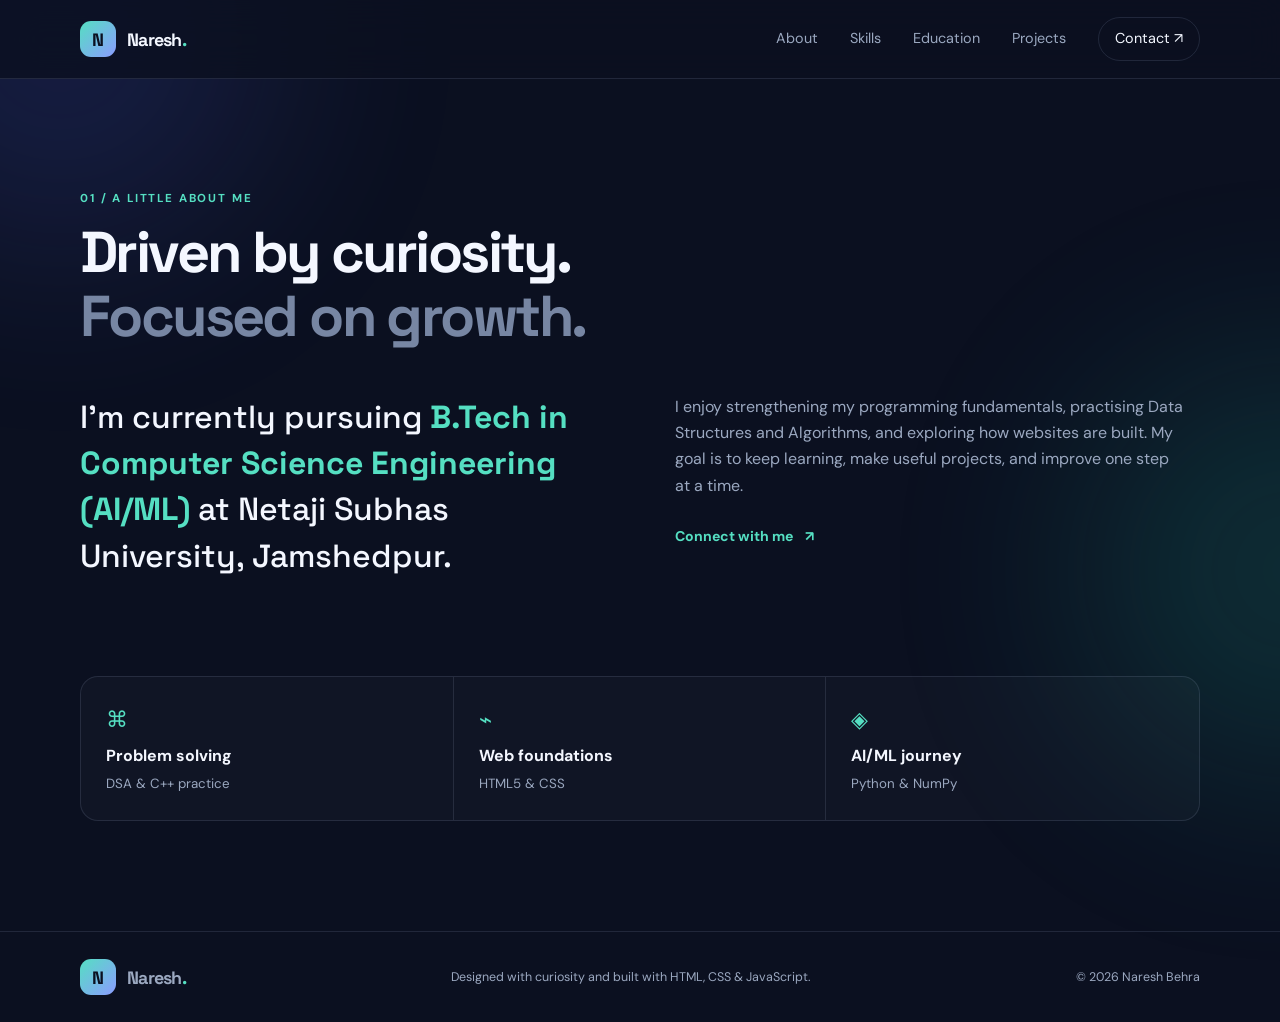
<file: about.html>
<!DOCTYPE html>
<html lang="en">
<head>
  <meta charset="UTF-8">
  <meta name="viewport" content="width=device-width, initial-scale=1.0">
  <meta name="description" content="Naresh Behra - B.Tech CSE (AI/ML) student portfolio.">
  <meta name="theme-color" content="#0b1020">
  <title>About | Naresh Behra</title>
  <link rel="preconnect" href="https://fonts.googleapis.com">
  <link rel="preconnect" href="https://fonts.gstatic.com" crossorigin>
  <link href="https://fonts.googleapis.com/css2?family=DM+Sans:wght@400;500;600;700&family=Space+Grotesk:wght@400;500;600;700&display=swap" rel="stylesheet">
  <link rel="stylesheet" href="style.css">
  <script src="script.js" defer></script>
</head>
<body>
<div class="ambient ambient-one" aria-hidden="true"></div><div class="ambient ambient-two" aria-hidden="true"></div><header class="site-header">
  <nav class="nav container" aria-label="Main navigation">
    <a class="brand" href="index.html"><span class="brand-mark">N</span><span>Naresh<span class="brand-dot">.</span></span></a>
    <button class="menu-toggle" id="menuToggle" aria-label="Open navigation" aria-expanded="false">☰</button>
    <div class="nav-links" id="navLinks">
      <a href="about.html">About</a><a href="skills.html">Skills</a><a href="education.html">Education</a><a href="projects.html">Projects</a>
      <a href="contact.html" class="nav-contact">Contact <span>↗</span></a>
    </div>
  </nav>
</header>
<main>
<section class="section container"><div class="section-heading"><p class="eyebrow">01 / A LITTLE ABOUT ME</p><h2>Driven by curiosity.<br><span class="muted-heading">Focused on growth.</span></h2></div>
<div class="about-grid"><p class="about-lead">I'm currently pursuing <strong>B.Tech in Computer Science Engineering (AI/ML)</strong> at Netaji Subhas University, Jamshedpur.</p>
<div class="about-detail"><p>I enjoy strengthening my programming fundamentals, practising Data Structures and Algorithms, and exploring how websites are built. My goal is to keep learning, make useful projects, and improve one step at a time.</p><a class="text-link" href="contact.html">Connect with me <span>↗</span></a></div></div>
<div class="value-strip"><div><span class="value-icon">⌘</span><strong>Problem solving</strong><small>DSA & C++ practice</small></div><div><span class="value-icon">⌁</span><strong>Web foundations</strong><small>HTML5 & CSS</small></div><div><span class="value-icon">◈</span><strong>AI/ML journey</strong><small>Python & NumPy</small></div></div></section>
</main>
<footer class="site-footer"><div class="container footer-inner">
  <a class="brand" href="index.html"><span class="brand-mark">N</span><span>Naresh<span class="brand-dot">.</span></span></a>
  <p>Designed with curiosity and built with HTML, CSS & JavaScript.</p>
  <span>© 2026 Naresh Behra</span>
</div></footer>
</body>
</html>
</file>
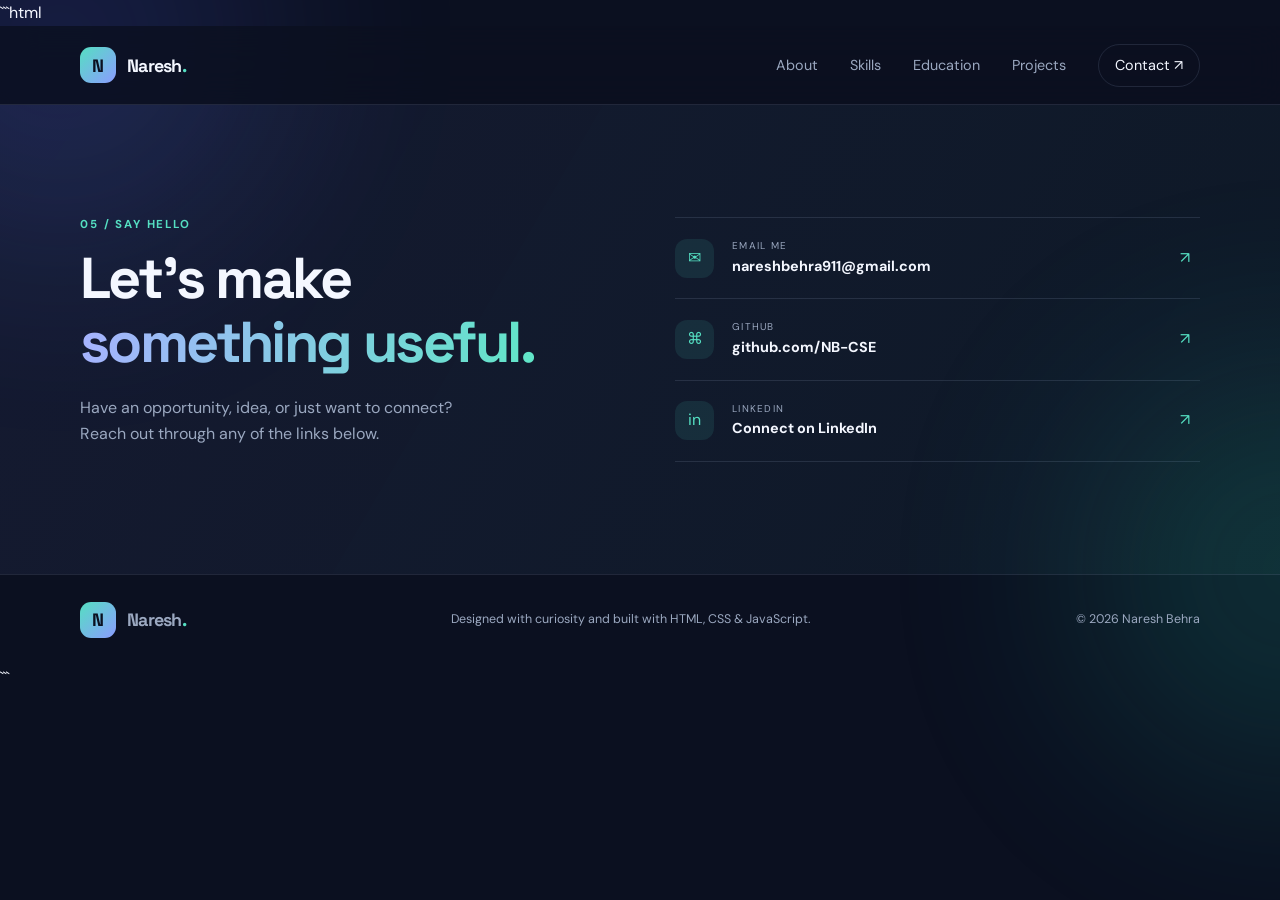
<file: contact.html>
```html
<!DOCTYPE html>
<html lang="en">
<head>
    <meta charset="UTF-8">
    <meta name="viewport" content="width=device-width, initial-scale=1.0">
    <meta name="description" content="Naresh Behra - B.Tech CSE (AI/ML) student portfolio.">
    <meta name="theme-color" content="#0b1020">

    <title>Contact | Naresh Behra</title>

    <link rel="preconnect" href="https://fonts.googleapis.com">
    <link rel="preconnect" href="https://fonts.gstatic.com" crossorigin>

    <link href="https://fonts.googleapis.com/css2?family=DM+Sans:wght@400;500;600;700&family=Space+Grotesk:wght@400;500;600;700&display=swap" rel="stylesheet">

    <link rel="stylesheet" href="style.css">
    <script src="script.js" defer></script>
</head>

<body>

    <div class="ambient ambient-one" aria-hidden="true"></div>
    <div class="ambient ambient-two" aria-hidden="true"></div>

    <header class="site-header">
        <nav class="nav container" aria-label="Main navigation">

            <a class="brand" href="index.html">
                <span class="brand-mark">N</span>
                <span>Naresh<span class="brand-dot">.</span></span>
            </a>

            <button class="menu-toggle" id="menuToggle"
                aria-label="Open navigation" aria-expanded="false">
                ☰
            </button>

            <div class="nav-links" id="navLinks">
                <a href="about.html">About</a>
                <a href="skills.html">Skills</a>
                <a href="education.html">Education</a>
                <a href="projects.html">Projects</a>
                <a href="contact.html" class="nav-contact">
                    Contact <span>↗</span>
                </a>
            </div>

        </nav>
    </header>

    <main>

        <section class="contact-section">
            <div class="container contact-grid">

                <div>
                    <p class="eyebrow">05 / SAY HELLO</p>

                    <h2>
                        Let's make<br>
                        <span class="gradient-text">something useful.</span>
                    </h2>

                    <p class="contact-intro">
                        Have an opportunity, idea, or just want to connect?
                        Reach out through any of the links below.
                    </p>
                </div>

                <div class="contact-list">

                    <!-- Email -->
                    <a class="contact-item"
                       href="mailto:nareshbehra911@gmail.com">

                        <span class="contact-icon">✉</span>

                        <span>
                            <small>EMAIL ME</small>
                            <strong>nareshbehra911@gmail.com</strong>
                        </span>

                        <span class="contact-arrow">↗</span>
                    </a>

                    <!-- Updated GitHub -->
                    <a class="contact-item"
                       href="https://github.com/NB-CSE"
                       target="_blank"
                       rel="noopener noreferrer">

                        <span class="contact-icon">⌘</span>

                        <span>
                            <small>GITHUB</small>
                            <strong>github.com/NB-CSE</strong>
                        </span>

                        <span class="contact-arrow">↗</span>
                    </a>

                    <!-- LinkedIn -->
                    <a class="contact-item"
                       href="https://www.linkedin.com/in/naresh-b25269381"
                       target="_blank"
                       rel="noopener noreferrer">

                        <span class="contact-icon">in</span>

                        <span>
                            <small>LINKEDIN</small>
                            <strong>Connect on LinkedIn</strong>
                        </span>

                        <span class="contact-arrow">↗</span>
                    </a>

                </div>
            </div>
        </section>

    </main>

    <footer class="site-footer">
        <div class="container footer-inner">

            <a class="brand" href="index.html">
                <span class="brand-mark">N</span>
                <span>Naresh<span class="brand-dot">.</span></span>
            </a>

            <p>
                Designed with curiosity and built with HTML, CSS & JavaScript.
            </p>

            <span>© 2026 Naresh Behra</span>

        </div>
    </footer>

</body>
</html>
```
</file>
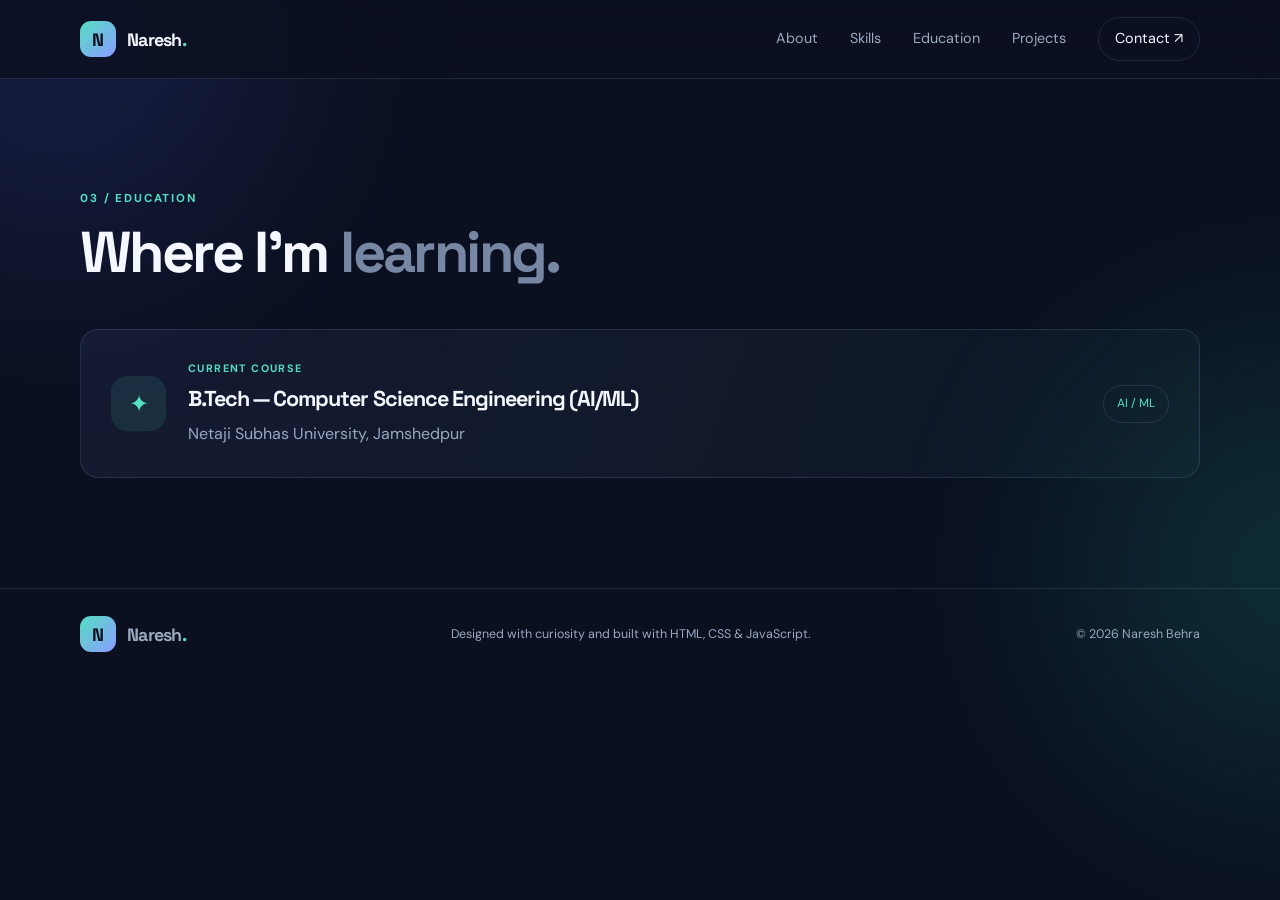
<file: education.html>
<!DOCTYPE html>
<html lang="en">
<head>
  <meta charset="UTF-8">
  <meta name="viewport" content="width=device-width, initial-scale=1.0">
  <meta name="description" content="Naresh Behra - B.Tech CSE (AI/ML) student portfolio.">
  <meta name="theme-color" content="#0b1020">
  <title>Education | Naresh Behra</title>
  <link rel="preconnect" href="https://fonts.googleapis.com">
  <link rel="preconnect" href="https://fonts.gstatic.com" crossorigin>
  <link href="https://fonts.googleapis.com/css2?family=DM+Sans:wght@400;500;600;700&family=Space+Grotesk:wght@400;500;600;700&display=swap" rel="stylesheet">
  <link rel="stylesheet" href="style.css">
  <script src="script.js" defer></script>
</head>
<body>
<div class="ambient ambient-one" aria-hidden="true"></div><div class="ambient ambient-two" aria-hidden="true"></div><header class="site-header">
  <nav class="nav container" aria-label="Main navigation">
    <a class="brand" href="index.html"><span class="brand-mark">N</span><span>Naresh<span class="brand-dot">.</span></span></a>
    <button class="menu-toggle" id="menuToggle" aria-label="Open navigation" aria-expanded="false">☰</button>
    <div class="nav-links" id="navLinks">
      <a href="about.html">About</a><a href="skills.html">Skills</a><a href="education.html">Education</a><a href="projects.html">Projects</a>
      <a href="contact.html" class="nav-contact">Contact <span>↗</span></a>
    </div>
  </nav>
</header>
<main>
<section class="section container"><div class="section-heading"><p class="eyebrow">03 / EDUCATION</p><h2>Where I'm <span class="muted-heading">learning.</span></h2></div>
<article class="education-card"><div class="education-icon">✦</div><div class="education-copy"><p class="card-kicker">CURRENT COURSE</p><h3>B.Tech — Computer Science Engineering (AI/ML)</h3><p>Netaji Subhas University, Jamshedpur</p></div><span class="education-badge">AI / ML</span></article></section>
</main>
<footer class="site-footer"><div class="container footer-inner">
  <a class="brand" href="index.html"><span class="brand-mark">N</span><span>Naresh<span class="brand-dot">.</span></span></a>
  <p>Designed with curiosity and built with HTML, CSS & JavaScript.</p>
  <span>© 2026 Naresh Behra</span>
</div></footer>
</body>
</html>
</file>
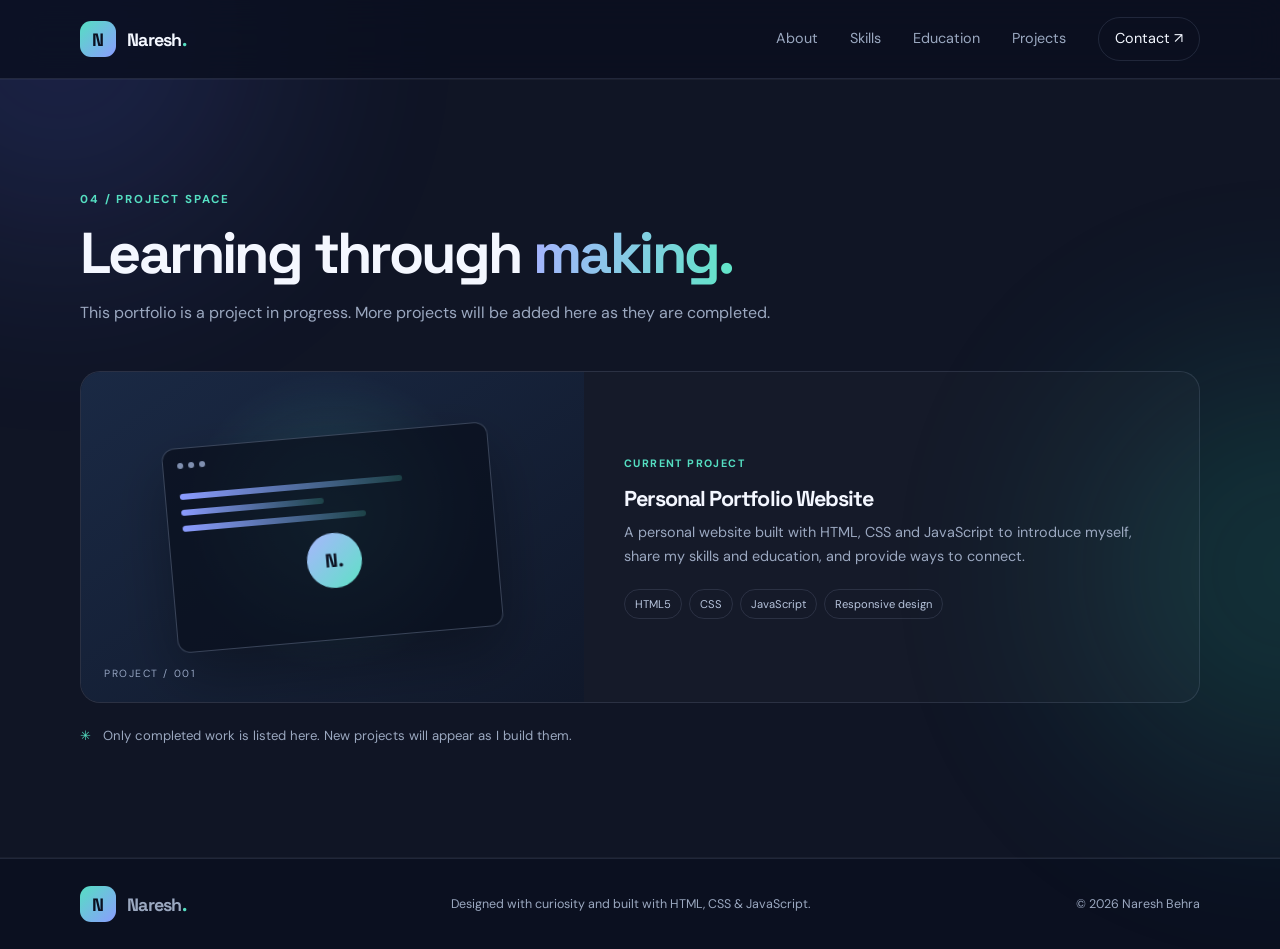
<file: projects.html>
<!DOCTYPE html>
<html lang="en">
<head>
  <meta charset="UTF-8">
  <meta name="viewport" content="width=device-width, initial-scale=1.0">
  <meta name="description" content="Naresh Behra - B.Tech CSE (AI/ML) student portfolio.">
  <meta name="theme-color" content="#0b1020">
  <title>Projects | Naresh Behra</title>
  <link rel="preconnect" href="https://fonts.googleapis.com">
  <link rel="preconnect" href="https://fonts.gstatic.com" crossorigin>
  <link href="https://fonts.googleapis.com/css2?family=DM+Sans:wght@400;500;600;700&family=Space+Grotesk:wght@400;500;600;700&display=swap" rel="stylesheet">
  <link rel="stylesheet" href="style.css">
  <script src="script.js" defer></script>
</head>
<body>
<div class="ambient ambient-one" aria-hidden="true"></div><div class="ambient ambient-two" aria-hidden="true"></div><header class="site-header">
  <nav class="nav container" aria-label="Main navigation">
    <a class="brand" href="index.html"><span class="brand-mark">N</span><span>Naresh<span class="brand-dot">.</span></span></a>
    <button class="menu-toggle" id="menuToggle" aria-label="Open navigation" aria-expanded="false">☰</button>
    <div class="nav-links" id="navLinks">
      <a href="about.html">About</a><a href="skills.html">Skills</a><a href="education.html">Education</a><a href="projects.html">Projects</a>
      <a href="contact.html" class="nav-contact">Contact <span>↗</span></a>
    </div>
  </nav>
</header>
<main>
<section class="section section-alt"><div class="container"><div class="section-heading"><p class="eyebrow">04 / PROJECT SPACE</p><h2>Learning through <span class="gradient-text">making.</span></h2><p class="section-intro">This portfolio is a project in progress. More projects will be added here as they are completed.</p></div>
<article class="project-card"><div class="project-art"><div class="art-window"><div class="window-dots"><i></i><i></i><i></i></div><div class="art-lines"><span></span><span></span><span></span></div><div class="art-orb">N.</div></div><span class="art-label">PROJECT / 001</span></div>
<div class="project-info"><div class="project-status">CURRENT PROJECT</div><h3>Personal Portfolio Website</h3><p>A personal website built with HTML, CSS and JavaScript to introduce myself, share my skills and education, and provide ways to connect.</p><div class="skill-tags"><span>HTML5</span><span>CSS</span><span>JavaScript</span><span>Responsive design</span></div></div></article>
<p class="honesty-note"><span>✳</span> Only completed work is listed here. New projects will appear as I build them.</p></div></section>
</main>
<footer class="site-footer"><div class="container footer-inner">
  <a class="brand" href="index.html"><span class="brand-mark">N</span><span>Naresh<span class="brand-dot">.</span></span></a>
  <p>Designed with curiosity and built with HTML, CSS & JavaScript.</p>
  <span>© 2026 Naresh Behra</span>
</div></footer>
</body>
</html>
</file>
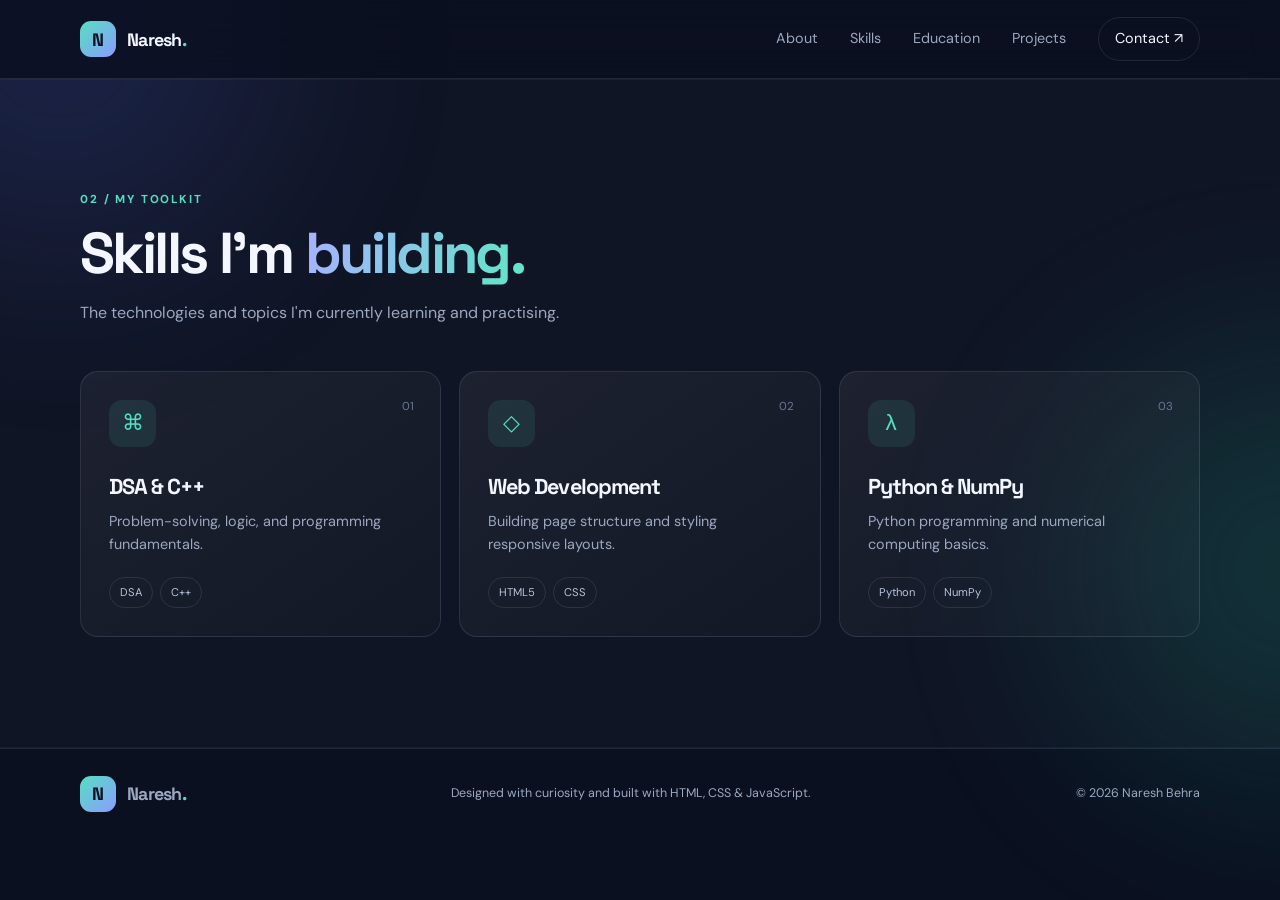
<file: skills.html>
<!DOCTYPE html>
<html lang="en">
<head>
  <meta charset="UTF-8">
  <meta name="viewport" content="width=device-width, initial-scale=1.0">
  <meta name="description" content="Naresh Behra - B.Tech CSE (AI/ML) student portfolio.">
  <meta name="theme-color" content="#0b1020">
  <title>Skills | Naresh Behra</title>
  <link rel="preconnect" href="https://fonts.googleapis.com">
  <link rel="preconnect" href="https://fonts.gstatic.com" crossorigin>
  <link href="https://fonts.googleapis.com/css2?family=DM+Sans:wght@400;500;600;700&family=Space+Grotesk:wght@400;500;600;700&display=swap" rel="stylesheet">
  <link rel="stylesheet" href="style.css">
  <script src="script.js" defer></script>
</head>
<body>
<div class="ambient ambient-one" aria-hidden="true"></div><div class="ambient ambient-two" aria-hidden="true"></div><header class="site-header">
  <nav class="nav container" aria-label="Main navigation">
    <a class="brand" href="index.html"><span class="brand-mark">N</span><span>Naresh<span class="brand-dot">.</span></span></a>
    <button class="menu-toggle" id="menuToggle" aria-label="Open navigation" aria-expanded="false">☰</button>
    <div class="nav-links" id="navLinks">
      <a href="about.html">About</a><a href="skills.html">Skills</a><a href="education.html">Education</a><a href="projects.html">Projects</a>
      <a href="contact.html" class="nav-contact">Contact <span>↗</span></a>
    </div>
  </nav>
</header>
<main>
<section class="section section-alt"><div class="container"><div class="section-heading"><p class="eyebrow">02 / MY TOOLKIT</p><h2>Skills I'm <span class="gradient-text">building.</span></h2><p class="section-intro">The technologies and topics I'm currently learning and practising.</p></div>
<div class="skills-grid"><article class="skill-card"><span class="skill-number">01</span><div class="skill-icon">⌘</div><h3>DSA & C++</h3><p>Problem-solving, logic, and programming fundamentals.</p><div class="skill-tags"><span>DSA</span><span>C++</span></div></article>
<article class="skill-card"><span class="skill-number">02</span><div class="skill-icon">◇</div><h3>Web Development</h3><p>Building page structure and styling responsive layouts.</p><div class="skill-tags"><span>HTML5</span><span>CSS</span></div></article>
<article class="skill-card"><span class="skill-number">03</span><div class="skill-icon">λ</div><h3>Python & NumPy</h3><p>Python programming and numerical computing basics.</p><div class="skill-tags"><span>Python</span><span>NumPy</span></div></article></div></div></section>
</main>
<footer class="site-footer"><div class="container footer-inner">
  <a class="brand" href="index.html"><span class="brand-mark">N</span><span>Naresh<span class="brand-dot">.</span></span></a>
  <p>Designed with curiosity and built with HTML, CSS & JavaScript.</p>
  <span>© 2026 Naresh Behra</span>
</div></footer>
</body>
</html>
</file>
<file: style.css>
@import url('https://fonts.googleapis.com/css2?family=DM+Sans:wght@400;500;600;700&family=Space+Grotesk:wght@400;500;600;700&display=swap');

/* ==============================
   1. ROOT VARIABLES
================================= */

:root {
    --bg: #0b1020;
    --surface: #111a2e;
    --surface-2: #151f35;
    --text: #f4f7ff;
    --muted: #9ba8c0;
    --line: rgba(184, 202, 235, .13);
    --accent: #8b9cff;
    --accent-2: #55dfc2;
    --max: 1120px;
}

/* ==============================
   2. GLOBAL STYLES
================================= */

* {
    box-sizing: border-box;
}

html {
    scroll-behavior: smooth;
    scroll-padding-top: 90px;
}

body {
    margin: 0;
    color: var(--text);
    background: var(--bg);
    font-family: 'DM Sans', sans-serif;
    line-height: 1.65;
    overflow-x: hidden;
}

a {
    color: inherit;
    text-decoration: none;
}

button {
    font: inherit;
}

.container {
    width: min(var(--max), calc(100% - 48px));
    margin-inline: auto;
}

/* ==============================
   3. BACKGROUND EFFECTS
================================= */

.ambient {
    position: fixed;
    z-index: -1;
    width: 420px;
    height: 420px;
    border-radius: 50%;
    filter: blur(110px);
    opacity: .16;
    pointer-events: none;
}

.ambient-one {
    top: -170px;
    left: -150px;
    background: #586bff;
}

.ambient-two {
    top: 40%;
    right: -220px;
    background: #21cda9;
}

/* ==============================
   4. NAVIGATION BAR
================================= */

.site-header {
    position: sticky;
    top: 0;
    z-index: 20;
    background: rgba(11, 16, 32, .82);
    backdrop-filter: blur(18px);
    border-bottom: 1px solid var(--line);
}

.nav {
    min-height: 78px;
    display: flex;
    align-items: center;
    justify-content: space-between;
}

.brand {
    display: inline-flex;
    align-items: center;
    gap: 11px;
    font: 700 1.12rem 'Space Grotesk', sans-serif;
    letter-spacing: -.04em;
}

.brand-mark {
    display: grid;
    place-items: center;
    width: 36px;
    height: 36px;
    border-radius: 11px;
    color: #0b1020;
    background: linear-gradient(135deg, var(--accent-2), var(--accent));
}

.brand-dot {
    color: var(--accent-2);
}

.nav-links {
    display: flex;
    align-items: center;
    gap: 32px;
    color: var(--muted);
    font-size: .9rem;
}

.nav-links a {
    transition: color .2s;
}

.nav-links a:hover,
.nav-links a:focus-visible {
    color: var(--text);
}

.nav-contact {
    color: var(--text) !important;
    border: 1px solid var(--line);
    border-radius: 999px;
    padding: 9px 16px;
}

.menu-toggle {
    display: none;
    border: 1px solid var(--line);
    color: var(--text);
    background: var(--surface);
    border-radius: 10px;
    padding: 7px 11px;
    font-size: 1.25rem;
    cursor: pointer;
}

/* ==============================
   5. HERO SECTION
================================= */

.hero {
    min-height: 680px;
    display: grid;
    grid-template-columns: 1.08fr .92fr;
    align-items: center;
    gap: 50px;
    padding-top: 65px;
    padding-bottom: 100px;
    position: relative;
}

.eyebrow {
    color: var(--accent-2);
    font-size: .72rem;
    font-weight: 700;
    letter-spacing: .16em;
}

.status-dot,
.live-label i {
    display: inline-block;
    width: 7px;
    height: 7px;
    margin-right: 8px;
    border-radius: 50%;
    background: var(--accent-2);
    box-shadow: 0 0 12px var(--accent-2);
}

h1,
h2,
h3,
p {
    margin-top: 0;
}

h1,
h2,
h3 {
    font-family: 'Space Grotesk', sans-serif;
    line-height: 1.12;
    letter-spacing: -.045em;
}

h1 {
    margin: 20px 0;
    font-size: clamp(2.8rem, 6vw, 5.1rem);
}

.gradient-text {
    color: transparent;
    background: linear-gradient(100deg, #a7b2ff, #60e6c7);
    -webkit-background-clip: text;
    background-clip: text;
}

.outline-text {
    color: transparent;
    -webkit-text-stroke: 1px #aab7d2;
}

.hero-description {
    max-width: 560px;
    color: var(--muted);
    font-size: 1.05rem;
}

.hero-actions {
    display: flex;
    flex-wrap: wrap;
    gap: 13px;
    margin-top: 30px;
}

.button {
    display: inline-flex;
    align-items: center;
    gap: 18px;
    padding: 13px 19px;
    border-radius: 999px;
    font-weight: 700;
    font-size: .9rem;
    transition: transform .2s, box-shadow .2s;
}

.button:hover {
    transform: translateY(-3px);
}

.button-primary {
    color: #0b1020;
    background: linear-gradient(110deg, #a9b4ff, #5de2c5);
    box-shadow: 0 10px 30px rgba(94, 226, 197, .14);
}

.button-quiet {
    border: 1px solid var(--line);
    color: var(--text);
}

.hero-meta {
    display: flex;
    align-items: center;
    gap: 12px;
    color: var(--muted);
    font-size: .82rem;
    margin-top: 48px;
}

.meta-line {
    width: 35px;
    height: 1px;
    background: var(--accent-2);
}

/* ==============================
   6. PROFILE IMAGE
================================= */

.hero-visual {
    position: relative;
    max-width: 440px;
    width: 100%;
    justify-self: end;
}

.photo-frame {
    position: relative;
    padding: 17px;
    border: 1px solid rgba(178, 195, 230, .22);
    border-radius: 25px;
    background: linear-gradient(145deg, rgba(255, 255, 255, .08), rgba(255, 255, 255, .015));
    box-shadow: 0 30px 90px rgba(0, 0, 0, .28);
    transform: rotate(2deg);
}

.photo-topline {
    display: flex;
    justify-content: space-between;
    color: var(--muted);
    font-size: .65rem;
    letter-spacing: .12em;
    padding: 2px 3px 14px;
}

.live-label {
    color: var(--accent-2);
}

.profile-photo {
    display: block;
    width: 100%;
    height: auto;
    aspect-ratio: auto;
    object-fit: contain;
    object-position: center;
    border-radius: 14px;
    background: linear-gradient(135deg, #263452, #141d31);
}

.photo-caption {
    display: flex;
    justify-content: space-between;
    align-items: center;
    padding: 17px 4px 3px;
}

.caption-label {
    display: block;
    color: var(--muted);
    font-size: .62rem;
    letter-spacing: .15em;
}

.photo-caption strong {
    font: 600 1.05rem 'Space Grotesk', sans-serif;
}

.caption-symbol {
    color: var(--accent-2);
    font-size: 1.7rem;
}

/* ==============================
   7. FLOATING ELEMENTS
================================= */

.floating-chip {
    position: absolute;
    z-index: 2;
    padding: 11px 15px;
    border: 1px solid var(--line);
    border-radius: 12px;
    background: #17223a;
    box-shadow: 0 12px 35px rgba(0, 0, 0, .25);
    font-size: .78rem;
}

.floating-chip span {
    color: var(--accent-2);
    margin-right: 7px;
}

.chip-top {
    top: 16%;
    left: -48px;
}

.chip-bottom {
    bottom: 14%;
    right: -42px;
}

.orbit {
    position: absolute;
    z-index: -1;
    border: 1px solid rgba(139, 156, 255, .2);
    border-radius: 50%;
}

.orbit-one {
    inset: -30px -25px;
    transform: rotate(-15deg);
}

.orbit-two {
    inset: -55px -5px;
    transform: rotate(18deg);
}

/* ==============================
   8. SCROLL INDICATOR
================================= */

.scroll-cue {
    position: absolute;
    bottom: 34px;
    left: 0;
    display: flex;
    align-items: center;
    gap: 11px;
    color: var(--muted);
    font-size: .62rem;
    letter-spacing: .14em;
}

.scroll-mouse {
    width: 17px;
    height: 25px;
    border: 1px solid #7887a6;
    border-radius: 10px;
    position: relative;
}

.scroll-mouse:after {
    content: '';
    position: absolute;
    width: 3px;
    height: 5px;
    top: 5px;
    left: 6px;
    background: var(--accent-2);
    border-radius: 5px;
}

/* ==============================
   9. GENERAL SECTIONS
================================= */

.section {
    padding-top: 110px;
    padding-bottom: 110px;
}

.section-alt {
    background: rgba(255, 255, 255, .025);
    border-block: 1px solid rgba(255, 255, 255, .04);
}

.section-heading {
    margin-bottom: 45px;
}

.section-heading h2,
.contact-grid h2 {
    margin: 10px 0 0;
    font-size: clamp(2.2rem, 4.5vw, 3.7rem);
}

.muted-heading {
    color: #7786a3;
}

.section-intro {
    color: var(--muted);
    margin: 15px 0 0;
}

/* ==============================
   10. ABOUT SECTION
================================= */

.about-grid {
    display: grid;
    grid-template-columns: 1fr 1fr;
    gap: 70px;
    align-items: start;
}

.about-lead {
    font: 500 clamp(1.35rem, 2.5vw, 2rem)/1.45 'Space Grotesk', sans-serif;
}

.about-lead strong {
    color: var(--accent-2);
}

.about-detail {
    color: var(--muted);
    max-width: 510px;
}

.text-link {
    display: inline-flex;
    gap: 12px;
    align-items: center;
    color: var(--accent-2);
    font-weight: 700;
    font-size: .88rem;
    margin-top: 10px;
}

.value-strip {
    display: grid;
    grid-template-columns: repeat(3, 1fr);
    margin-top: 65px;
    border: 1px solid var(--line);
    border-radius: 18px;
    background: rgba(255, 255, 255, .025);
}

.value-strip > div {
    padding: 25px;
    display: grid;
    gap: 4px;
    border-right: 1px solid var(--line);
}

.value-strip > div:last-child {
    border: 0;
}

.value-icon {
    color: var(--accent-2);
    font-size: 1.4rem;
}

.value-strip small {
    color: var(--muted);
}

/* ==============================
   11. SKILLS SECTION
================================= */

.skills-grid {
    display: grid;
    grid-template-columns: repeat(3, 1fr);
    gap: 18px;
}

.skill-card {
    position: relative;
    min-height: 260px;
    padding: 28px;
    border: 1px solid var(--line);
    border-radius: 18px;
    background: linear-gradient(145deg, rgba(255, 255, 255, .055), rgba(255, 255, 255, .015));
    transition: transform .25s, border-color .25s;
}

.skill-card:hover {
    transform: translateY(-6px);
    border-color: rgba(96, 230, 199, .45);
}

.skill-number {
    position: absolute;
    top: 25px;
    right: 26px;
    color: #697895;
    font-size: .72rem;
}

.skill-icon {
    display: grid;
    place-items: center;
    width: 47px;
    height: 47px;
    margin-bottom: 28px;
    border-radius: 13px;
    color: var(--accent-2);
    background: rgba(85, 223, 194, .1);
    font-size: 1.4rem;
}

.skill-card h3,
.education-card h3,
.project-info h3 {
    font-size: 1.35rem;
    margin-bottom: 10px;
}

.skill-card p,
.project-info p {
    color: var(--muted);
    font-size: .9rem;
}

.skill-tags {
    display: flex;
    flex-wrap: wrap;
    gap: 7px;
    margin-top: 20px;
}

.skill-tags span {
    padding: 5px 10px;
    border: 1px solid var(--line);
    border-radius: 99px;
    color: #b7c4dc;
    font-size: .7rem;
}

/* ==============================
   12. EDUCATION SECTION
================================= */

.education-card {
    display: flex;
    align-items: center;
    gap: 22px;
    padding: 30px;
    border: 1px solid var(--line);
    border-radius: 18px;
    background: linear-gradient(110deg, rgba(139, 156, 255, .08), rgba(85, 223, 194, .035));
}

.education-icon {
    display: grid;
    place-items: center;
    flex: 0 0 55px;
    height: 55px;
    border-radius: 16px;
    color: var(--accent-2);
    background: rgba(85, 223, 194, .1);
    font-size: 1.5rem;
}

.card-kicker {
    color: var(--accent-2);
    font-size: .67rem;
    font-weight: 700;
    letter-spacing: .13em;
    margin-bottom: 9px;
}

.education-copy p:last-child {
    color: var(--muted);
    margin-bottom: 0;
}

.education-badge {
    margin-left: auto;
    padding: 8px 13px;
    border: 1px solid var(--line);
    border-radius: 99px;
    color: var(--accent-2);
    font-size: .75rem;
    white-space: nowrap;
}

/* ==============================
   13. PROJECT SECTION
================================= */

.project-card {
    display: grid;
    grid-template-columns: .9fr 1.1fr;
    overflow: hidden;
    border: 1px solid var(--line);
    border-radius: 20px;
    background: rgba(255, 255, 255, .025);
}

.project-art {
    min-height: 330px;
    display: grid;
    place-items: center;
    position: relative;
    overflow: hidden;
    background: radial-gradient(circle at 50% 45%, rgba(85, 223, 194, .18), transparent 48%), linear-gradient(145deg, #1a2944, #10182a);
}

.art-window {
    width: 65%;
    height: 205px;
    padding: 14px;
    border: 1px solid rgba(190, 210, 245, .25);
    border-radius: 13px;
    background: rgba(8, 14, 27, .7);
    transform: rotate(-5deg);
    box-shadow: 0 25px 60px rgba(0, 0, 0, .3);
}

.window-dots {
    display: flex;
    gap: 5px;
}

.window-dots i {
    width: 6px;
    height: 6px;
    border-radius: 50%;
    background: #8090b0;
}

.art-lines {
    display: grid;
    gap: 10px;
    margin-top: 25px;
}

.art-lines span {
    height: 6px;
    border-radius: 8px;
    background: linear-gradient(90deg, #8b9cff, rgba(85, 223, 194, .2));
}

.art-lines span:nth-child(1) {
    width: 75%;
}

.art-lines span:nth-child(2) {
    width: 48%;
}

.art-lines span:nth-child(3) {
    width: 62%;
}

.art-orb {
    display: grid;
    place-items: center;
    width: 55px;
    height: 55px;
    margin: 14px auto 0;
    border-radius: 50%;
    color: #0b1020;
    background: linear-gradient(135deg, #aab5ff, #5de2c5);
    font: 700 1.2rem 'Space Grotesk';
}

.art-label {
    position: absolute;
    bottom: 20px;
    left: 23px;
    color: #93a2bf;
    font-size: .65rem;
    letter-spacing: .15em;
}

.project-info {
    padding: 40px;
    align-self: center;
}

.project-status {
    color: var(--accent-2);
    font-size: .67rem;
    font-weight: 700;
    letter-spacing: .13em;
    margin-bottom: 14px;
}

.honesty-note {
    color: var(--muted);
    font-size: .82rem;
    margin: 22px 0 0;
}

.honesty-note span {
    color: var(--accent-2);
    margin-right: 8px;
}

/* ==============================
   14. CONTACT SECTION
================================= */

.contact-section {
    padding: 110px 0;
    background: linear-gradient(120deg, rgba(139, 156, 255, .08), rgba(85, 223, 194, .045));
}

.contact-grid {
    display: grid;
    grid-template-columns: 1fr 1fr;
    gap: 70px;
    align-items: center;
}

.contact-intro {
    max-width: 420px;
    color: var(--muted);
    margin-top: 20px;
}

.contact-list {
    border-top: 1px solid var(--line);
}

.contact-item {
    display: grid;
    grid-template-columns: 42px 1fr 20px;
    gap: 15px;
    align-items: center;
    padding: 20px 0;
    border-bottom: 1px solid var(--line);
}

.contact-icon {
    display: grid;
    place-items: center;
    width: 39px;
    height: 39px;
    border-radius: 12px;
    color: var(--accent-2);
    background: rgba(85, 223, 194, .1);
}

.contact-item small {
    display: block;
    color: var(--muted);
    font-size: .62rem;
    letter-spacing: .13em;
}

.contact-item strong {
    display: block;
    font-size: .9rem;
    overflow-wrap: anywhere;
}

.contact-arrow {
    color: var(--accent-2);
}

/* ==============================
   15. FOOTER
================================= */

.site-footer {
    border-top: 1px solid var(--line);
}

.footer-inner {
    min-height: 90px;
    display: flex;
    align-items: center;
    justify-content: space-between;
    gap: 20px;
    color: var(--muted);
    font-size: .78rem;
}

.footer-inner p {
    margin: 0;
}

/* ==============================
   16. RESPONSIVE DESIGN
================================= */

@media (max-width: 800px) {

    .container {
        width: min(var(--max), calc(100% - 36px));
    }

    .menu-toggle {
        display: block;
    }

    .nav-links {
        display: none;
        position: absolute;
        top: 78px;
        left: 0;
        right: 0;
        padding: 20px 24px 25px;
        flex-direction: column;
        align-items: stretch;
        gap: 17px;
        background: #10182a;
        border-bottom: 1px solid var(--line);
    }

    .nav-links.open {
        display: flex;
    }

    .nav-contact {
        text-align: center;
    }

    .hero {
        grid-template-columns: 1fr;
        gap: 65px;
        padding-top: 65px;
    }

    .hero-visual {
        justify-self: center;
        width: min(82%, 390px);
    }

    .scroll-cue {
        bottom: 20px;
    }

    .about-grid,
    .contact-grid {
        grid-template-columns: 1fr;
        gap: 25px;
    }

    .skills-grid {
        grid-template-columns: 1fr 1fr;
    }

    .project-card {
        grid-template-columns: 1fr;
    }

    .project-art {
        min-height: 270px;
    }
}

@media (max-width: 540px) {

    .section {
        padding-top: 78px;
        padding-bottom: 78px;
    }

    .hero {
        min-height: auto;
        padding-bottom: 100px;
    }

    h1 {
        font-size: clamp(2.55rem, 13vw, 4rem);
    }

    .hero-description {
        font-size: .96rem;
    }

    .chip-top {
        left: -22px;
    }

    .chip-bottom {
        right: -18px;
    }

    .value-strip {
        grid-template-columns: 1fr;
    }

    .value-strip > div {
        border-right: 0;
        border-bottom: 1px solid var(--line);
    }

    .value-strip > div:last-child {
        border-bottom: 0;
    }

    .skills-grid {
        grid-template-columns: 1fr;
    }

    .education-card {
        align-items: flex-start;
        flex-wrap: wrap;
        padding: 22px;
    }

    .education-copy {
        flex: 1;
        min-width: 180px;
    }

    .education-badge {
        margin-left: 77px;
    }

    .project-info {
        padding: 27px;
    }

    .contact-section {
        padding: 80px 0;
    }

    .footer-inner {
        padding-top: 22px;
        padding-bottom: 22px;
        flex-wrap: wrap;
    }
}

/* ==============================
   17. REDUCED MOTION
================================= */

@media (prefers-reduced-motion: reduce) {

    *,
    *::before,
    *::after {
        scroll-behavior: auto !important;
        transition-duration: .01ms !important;
        animation-duration: .01ms !important;
    }

    .reveal {
        opacity: 1;
        transform: none;
    }
}
</file>
